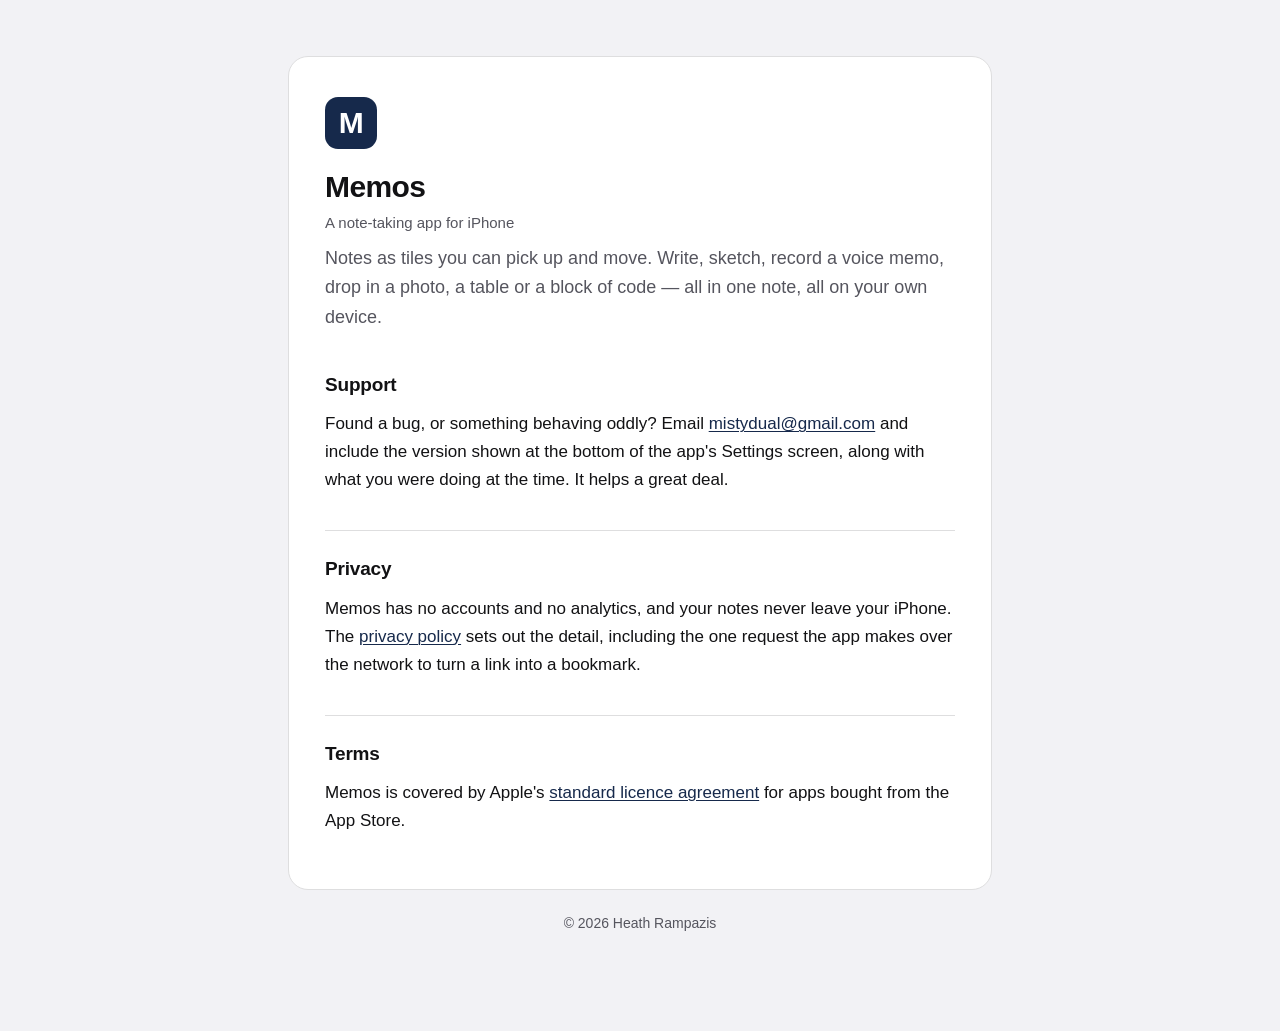
<file: docs/index.html>
<!DOCTYPE html>
<html lang="en">
<head>
<meta charset="utf-8">
<meta name="viewport" content="width=device-width, initial-scale=1">
<title>Memos — Support</title>
<meta name="description" content="Support and privacy information for Memos, a note-taking app for iPhone.">
<link rel="stylesheet" href="style.css">
</head>
<body>
<main>
	<div class="mark">M</div>
	<h1>Memos</h1>
	<p class="meta">A note-taking app for iPhone</p>
	<p class="lede">Notes as tiles you can pick up and move. Write, sketch, record a voice memo, drop in a photo, a table or a block of code &mdash; all in one note, all on your own device.</p>

	<h2>Support</h2>
	<p>Found a bug, or something behaving oddly? Email <a href="mailto:mistydual@gmail.com">mistydual@gmail.com</a> and include the version shown at the bottom of the app's Settings screen, along with what you were doing at the time. It helps a great deal.</p>

	<h2>Privacy</h2>
	<p>Memos has no accounts and no analytics, and your notes never leave your iPhone. The <a href="privacy.html">privacy policy</a> sets out the detail, including the one request the app makes over the network to turn a link into a bookmark.</p>

	<h2>Terms</h2>
	<p>Memos is covered by Apple's <a href="https://www.apple.com/legal/internet-services/itunes/dev/stdeula/">standard licence agreement</a> for apps bought from the App Store.</p>
</main>
<footer>&copy; 2026 Heath Rampazis</footer>
</body>
</html>
</file>
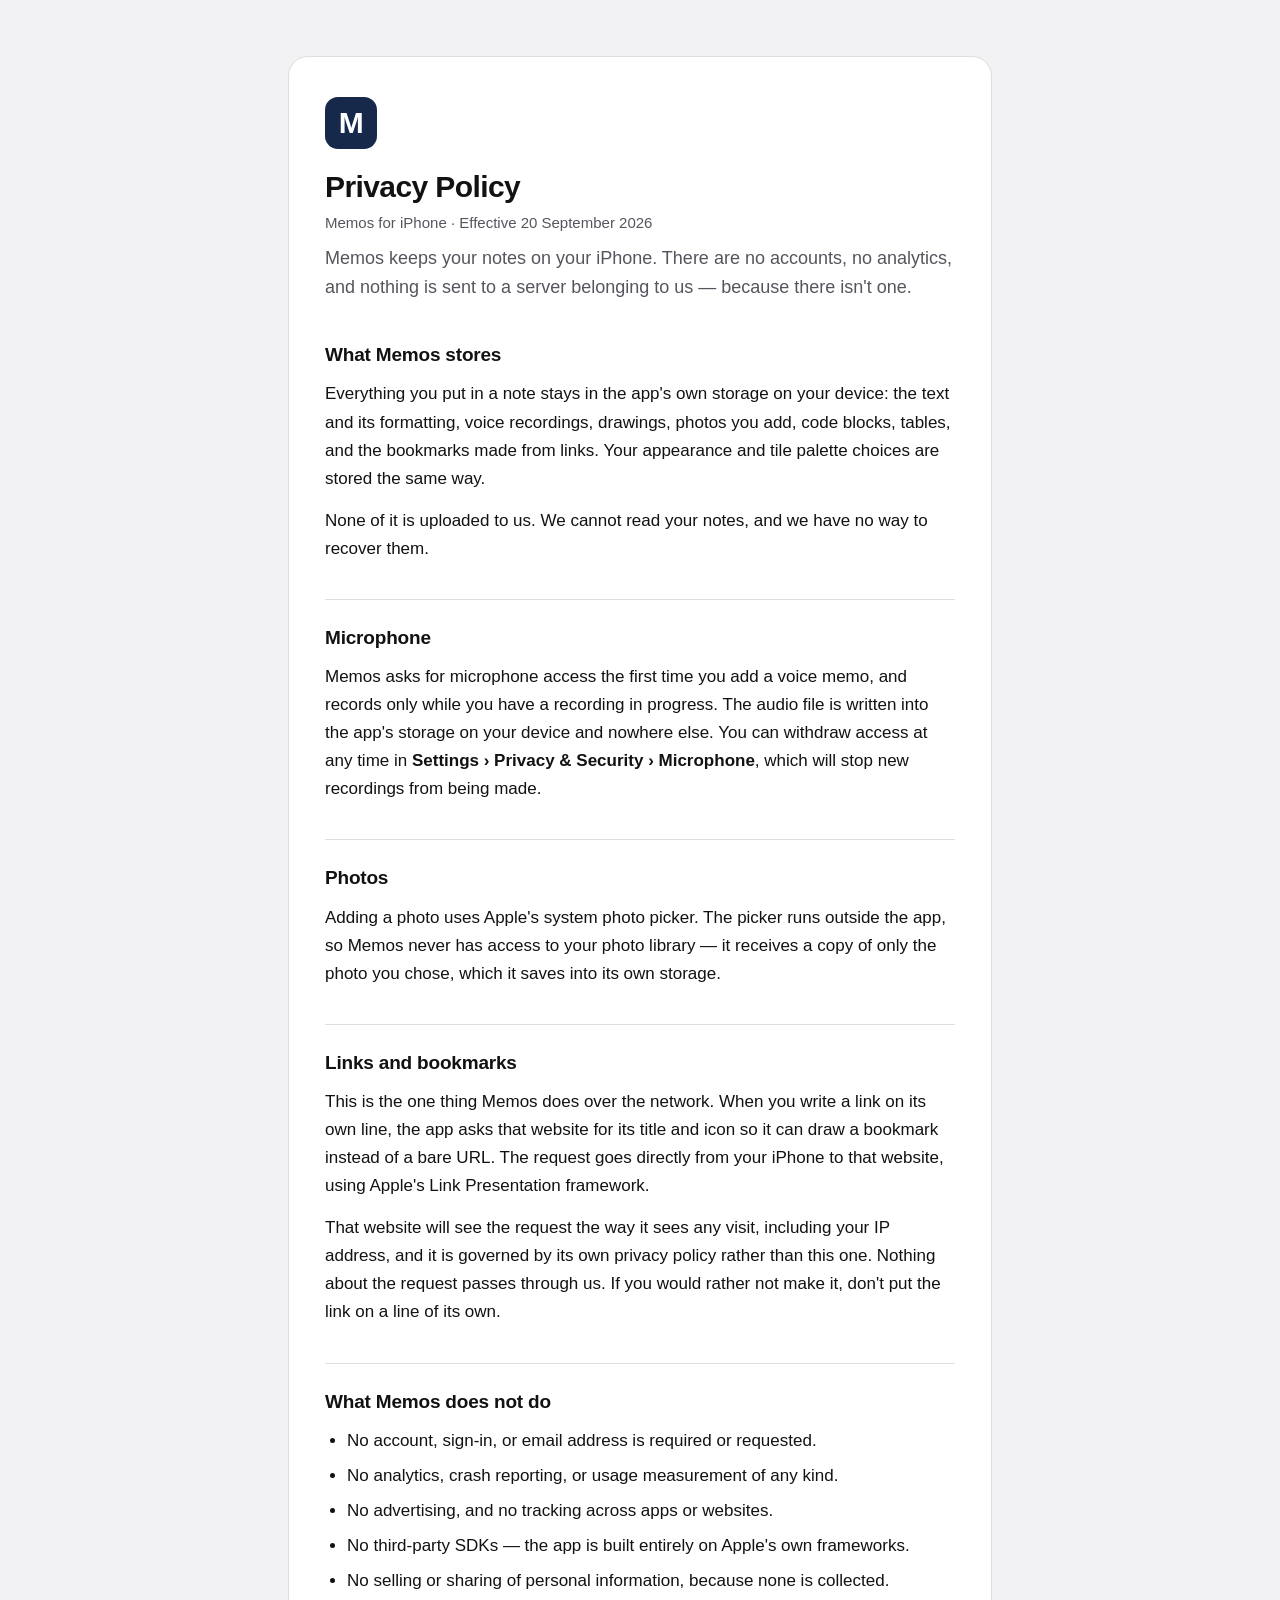
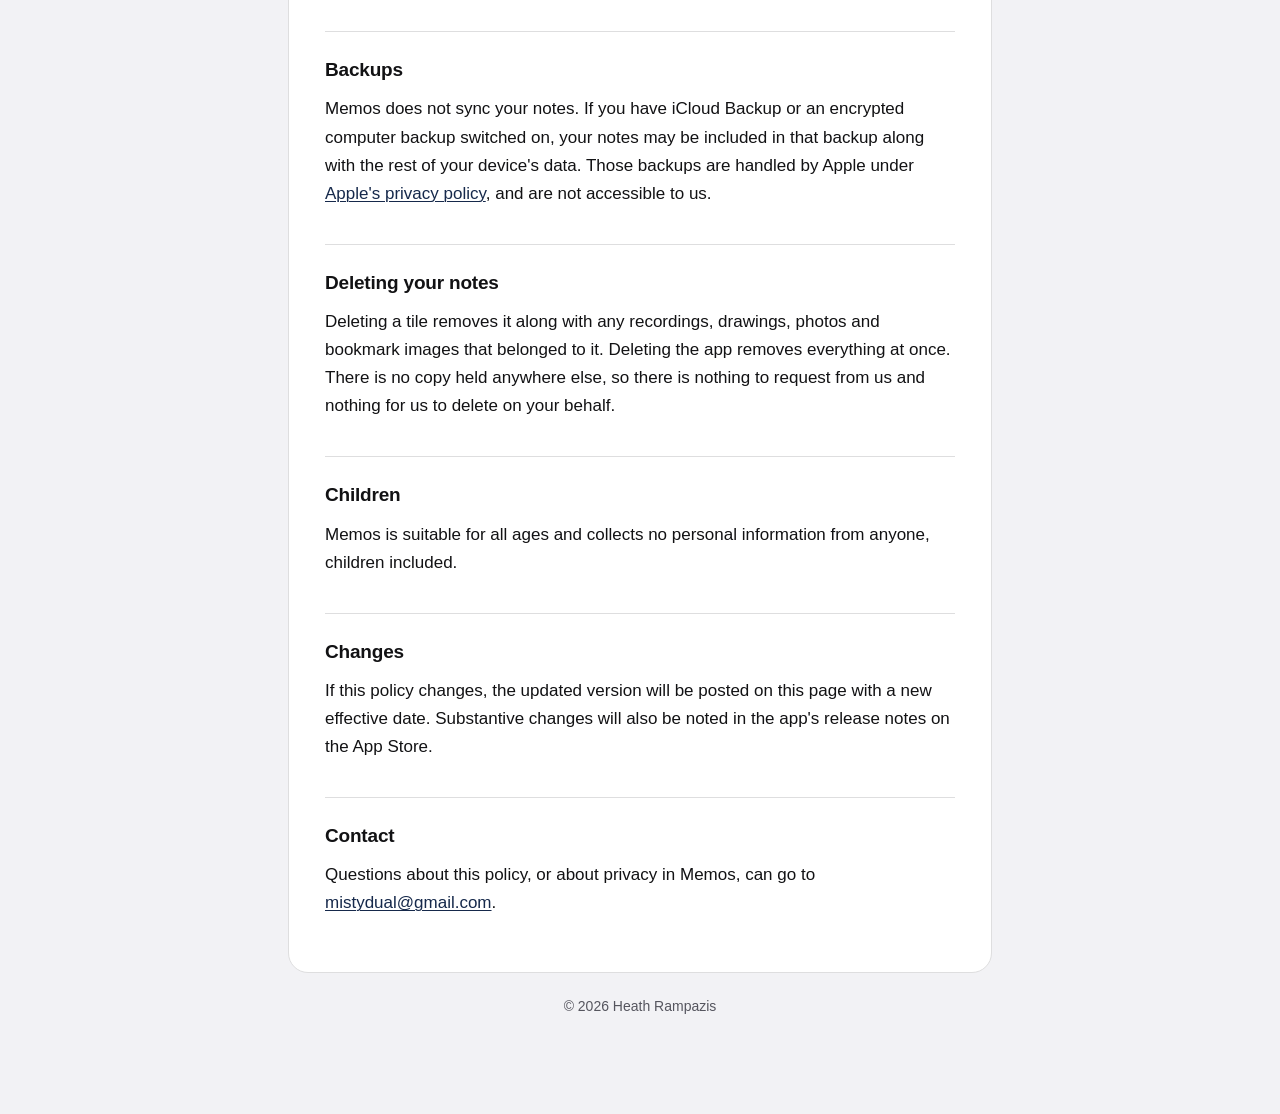
<file: docs/privacy.html>
<!DOCTYPE html>
<html lang="en">
<head>
<meta charset="utf-8">
<meta name="viewport" content="width=device-width, initial-scale=1">
<title>Privacy Policy — Memos</title>
<meta name="description" content="The privacy policy for Memos, a note-taking app for iPhone.">
<link rel="stylesheet" href="style.css">
</head>
<body>
<main>
	<div class="mark">M</div>
	<h1>Privacy Policy</h1>
	<p class="meta">Memos for iPhone &middot; Effective 20 September 2026</p>
	<p class="lede">Memos keeps your notes on your iPhone. There are no accounts, no analytics, and nothing is sent to a server belonging to us &mdash; because there isn't one.</p>

	<h2>What Memos stores</h2>
	<p>Everything you put in a note stays in the app's own storage on your device: the text and its formatting, voice recordings, drawings, photos you add, code blocks, tables, and the bookmarks made from links. Your appearance and tile palette choices are stored the same way.</p>
	<p>None of it is uploaded to us. We cannot read your notes, and we have no way to recover them.</p>

	<h2>Microphone</h2>
	<p>Memos asks for microphone access the first time you add a voice memo, and records only while you have a recording in progress. The audio file is written into the app's storage on your device and nowhere else. You can withdraw access at any time in <strong>Settings &rsaquo; Privacy &amp; Security &rsaquo; Microphone</strong>, which will stop new recordings from being made.</p>

	<h2>Photos</h2>
	<p>Adding a photo uses Apple's system photo picker. The picker runs outside the app, so Memos never has access to your photo library &mdash; it receives a copy of only the photo you chose, which it saves into its own storage.</p>

	<h2>Links and bookmarks</h2>
	<p>This is the one thing Memos does over the network. When you write a link on its own line, the app asks that website for its title and icon so it can draw a bookmark instead of a bare URL. The request goes directly from your iPhone to that website, using Apple's Link Presentation framework.</p>
	<p>That website will see the request the way it sees any visit, including your IP address, and it is governed by its own privacy policy rather than this one. Nothing about the request passes through us. If you would rather not make it, don't put the link on a line of its own.</p>

	<h2>What Memos does not do</h2>
	<ul>
		<li>No account, sign-in, or email address is required or requested.</li>
		<li>No analytics, crash reporting, or usage measurement of any kind.</li>
		<li>No advertising, and no tracking across apps or websites.</li>
		<li>No third-party SDKs &mdash; the app is built entirely on Apple's own frameworks.</li>
		<li>No selling or sharing of personal information, because none is collected.</li>
	</ul>

	<h2>Backups</h2>
	<p>Memos does not sync your notes. If you have iCloud Backup or an encrypted computer backup switched on, your notes may be included in that backup along with the rest of your device's data. Those backups are handled by Apple under <a href="https://www.apple.com/legal/privacy/">Apple's privacy policy</a>, and are not accessible to us.</p>

	<h2>Deleting your notes</h2>
	<p>Deleting a tile removes it along with any recordings, drawings, photos and bookmark images that belonged to it. Deleting the app removes everything at once. There is no copy held anywhere else, so there is nothing to request from us and nothing for us to delete on your behalf.</p>

	<h2>Children</h2>
	<p>Memos is suitable for all ages and collects no personal information from anyone, children included.</p>

	<h2>Changes</h2>
	<p>If this policy changes, the updated version will be posted on this page with a new effective date. Substantive changes will also be noted in the app's release notes on the App Store.</p>

	<h2>Contact</h2>
	<p>Questions about this policy, or about privacy in Memos, can go to <a href="mailto:mistydual@gmail.com">mistydual@gmail.com</a>.</p>
</main>
<footer>&copy; 2026 Heath Rampazis</footer>
</body>
</html>
</file>
<file: docs/style.css>
:root {
	--canvas: #f2f2f5;
	--surface: #ffffff;
	--ink: #121214;
	--ink-soft: #55555e;
	--line: #dededf;
	--accent: #16294b;
}

@media (prefers-color-scheme: dark) {
	:root {
		--canvas: #0e0e10;
		--surface: #17171a;
		--ink: #f2f2f4;
		--ink-soft: #a0a0a8;
		--line: #2a2a2e;
		--accent: #a8bde0;
	}
}

* { box-sizing: border-box; }

body {
	margin: 0;
	padding: 56px 16px 96px;
	background: var(--canvas);
	color: var(--ink);
	font: 17px/1.65 -apple-system, BlinkMacSystemFont, "Segoe UI", Helvetica, Arial, sans-serif;
	-webkit-text-size-adjust: 100%;
}

main {
	max-width: 44rem;
	margin: 0 auto;
	background: var(--surface);
	border: 1px solid var(--line);
	border-radius: 20px;
	padding: 40px 36px;
}

@media (max-width: 34rem) {
	main { padding: 28px 22px; border-radius: 16px; }
	body { padding-top: 28px; }
}

.mark {
	display: inline-flex;
	align-items: center;
	justify-content: center;
	width: 52px;
	height: 52px;
	border-radius: 13px;
	background: var(--accent);
	color: #fff;
	font-size: 30px;
	font-weight: 700;
	letter-spacing: -0.02em;
	margin-bottom: 20px;
}

@media (prefers-color-scheme: dark) {
	.mark { color: #0e0e10; }
}

h1 {
	font-size: 30px;
	line-height: 1.2;
	letter-spacing: -0.02em;
	margin: 0 0 6px;
}

h2 {
	font-size: 19px;
	letter-spacing: -0.01em;
	margin: 36px 0 10px;
	padding-top: 22px;
	border-top: 1px solid var(--line);
}

h2:first-of-type { border-top: 0; padding-top: 0; }

.meta {
	color: var(--ink-soft);
	font-size: 15px;
	margin: 0 0 8px;
}

.lede {
	font-size: 18px;
	color: var(--ink-soft);
	margin: 0 0 4px;
}

p { margin: 0 0 14px; }
ul { margin: 0 0 14px; padding-left: 22px; }
li { margin-bottom: 7px; }

a { color: var(--accent); text-decoration-thickness: 1px; text-underline-offset: 2px; }

strong { font-weight: 600; }

footer {
	max-width: 44rem;
	margin: 22px auto 0;
	color: var(--ink-soft);
	font-size: 14px;
	text-align: center;
}
</file>
